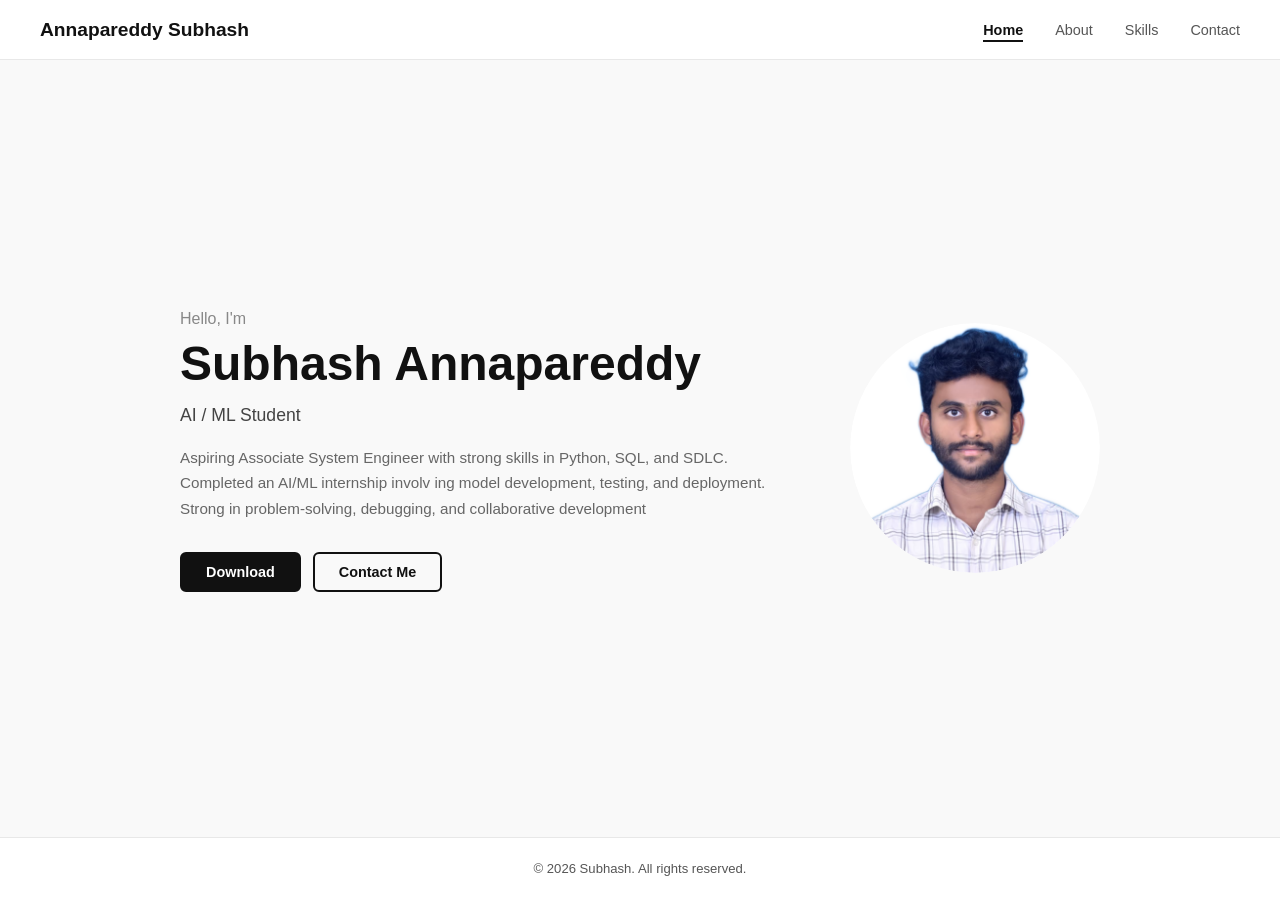
<file: index.html>
<!DOCTYPE html>
<html lang="en">
<head>
  <meta charset="UTF-8" />
  <meta name="viewport" content="width=device-width, initial-scale=1.0"/>
  <title>Subhash Portfolio</title>
  <link rel="stylesheet" href="./style.css" />
</head>
<body>

  <nav>
    <div class="nav-logo">Annapareddy Subhash</div>
    <ul class="nav-links">
      <li><a href="index.html" class="active">Home</a></li>
      <li><a href="about.html">About</a></li>
      <li><a href="skills.html">Skills</a></li>
      <li><a href="contact.html">Contact</a></li>
    </ul>
    <div class="hamburger" onclick="toggleMenu()">
      <span></span><span></span><span></span>
    </div>
  </nav>

  <!-- HERO -->
  <section class="hero">
    <div class="hero-content">
      <p class="hero-greeting">Hello, I'm</p>
      <h1 class="hero-name">Subhash Annapareddy</h1>
      <p class="hero-role">AI / ML Student </p>
      <p class="hero-desc">
      Aspiring Associate System Engineer with strong skills in Python, SQL, and SDLC. <br> Completed an AI/ML internship involv
      ing model development, testing, and deployment.<br> Strong in problem-solving, debugging, and collaborative development
      </p>
      <div class="hero-btns">
        <a download="" href= "./image/SubhashResume.pdf" class="btn btn-dark">Download</a>
        <a href="contact.html" class="btn btn-outline">Contact Me</a>
      </div>
    </div>
    <div class="avatar">
    <img src="./image/profile-pic (1).png" alt="Subhash" class="circle-img">
    </div>
  </section>

  <!-- FOOTER -->
  <footer>
    <p>&copy; 2026 Subhash. All rights reserved.</p>
  </footer>

  <script src="./script.js"></script>
</body>
</html>
</file>
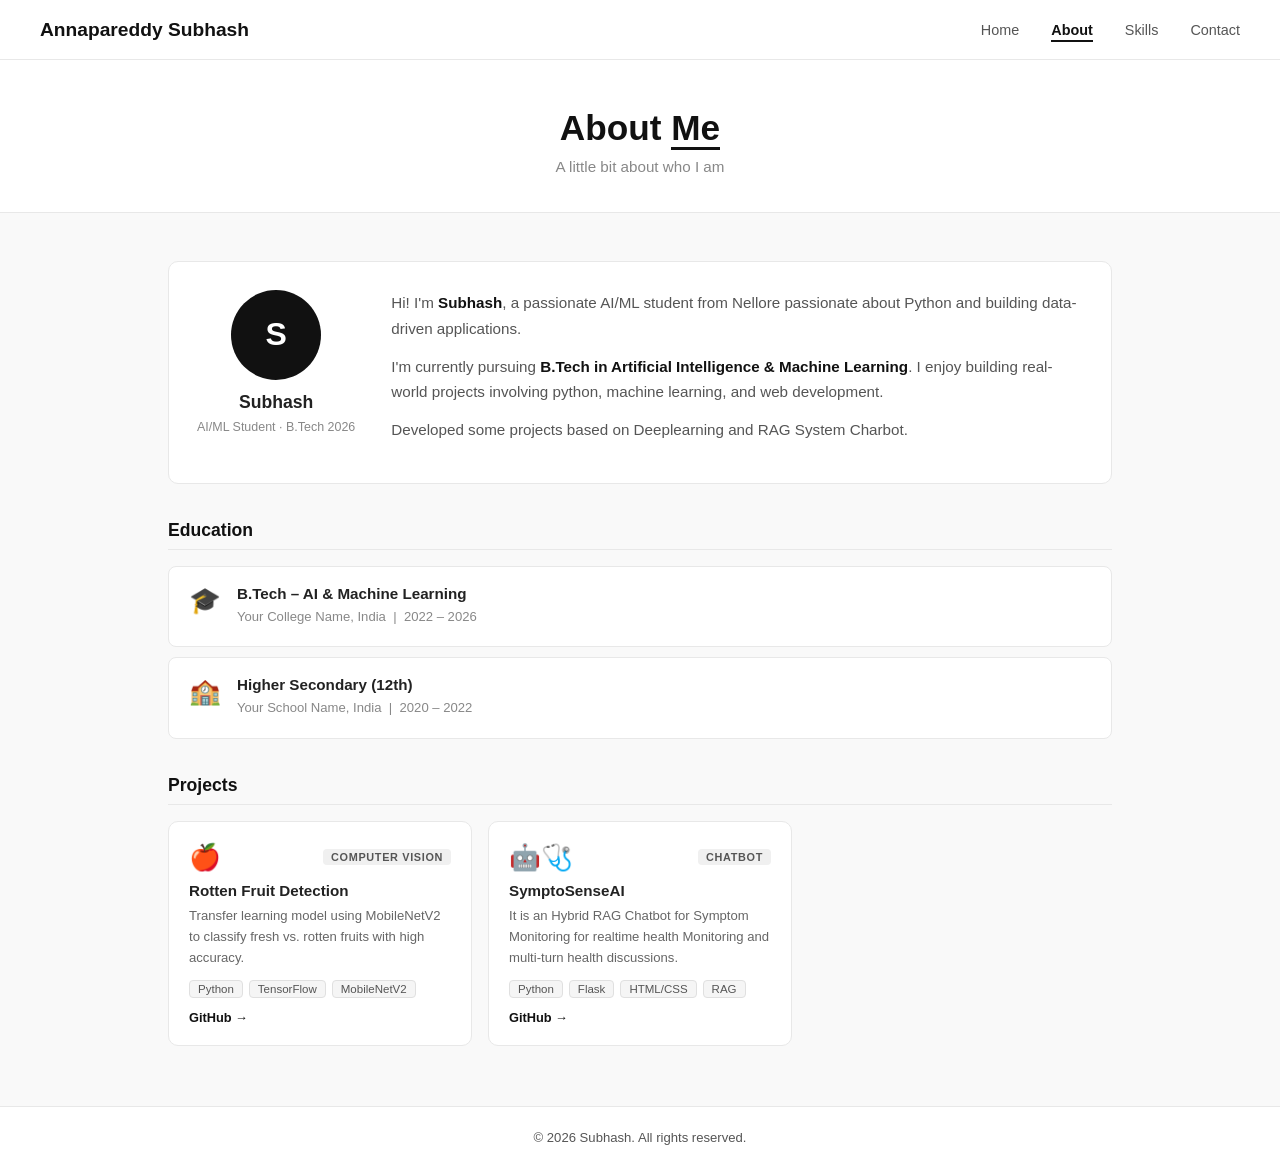
<file: about.html>
<!DOCTYPE html>
<html lang="en">
<head>
  <meta charset="UTF-8" />
  <meta name="viewport" content="width=device-width, initial-scale=1.0"/>
  <title>Subhash | About</title>
  <link rel="stylesheet" href="./style.css" />
</head>
<body>

  <!-- NAVBAR -->
  <nav>
    <div class="nav-logo">Annapareddy Subhash</div>
    <ul class="nav-links">
      <li><a href="index.html">Home</a></li>
      <li><a href="about.html" class="active">About</a></li>
      <li><a href="skills.html">Skills</a></li>
      <li><a href="contact.html">Contact</a></li>
    </ul>
    <div class="hamburger" onclick="toggleMenu()">
      <span></span><span></span><span></span>
    </div>
  </nav>


  <div class="page-header">
    <h1>About <span>Me</span></h1>
    <p>A little bit about who I am</p>
  </div>

  
  <section class="page-section">

    <div class="about-card">
      <div class="about-left">
        <div class="avatar-md">S</div>
        <h2>Subhash</h2>
        <p class="about-tag">AI/ML Student · B.Tech 2026</p>
      </div>
      <div class="about-right">
        <p>Hi! I'm <strong>Subhash</strong>, a passionate AI/ML student from Nellore passionate about Python and building data-driven applications.</p>
        <p>I'm currently pursuing <strong>B.Tech in Artificial Intelligence &amp; Machine Learning</strong>. I enjoy building real-world projects involving python, machine learning, and web development.</p>
        <p>Developed some projects based on Deeplearning and RAG System Charbot.
        </p>
      </div>
    </div>

    <!-- EDUCATION -->
    <h2 class="section-heading">Education</h2>

    <div class="edu-item">
      <div class="edu-icon">🎓</div>
      <div>
        <h3>B.Tech – AI &amp; Machine Learning</h3>
        <p>Your College Name, India &nbsp;|&nbsp; 2022 – 2026</p>
      </div>
    </div>

    <div class="edu-item">
      <div class="edu-icon">🏫</div>
      <div>
        <h3>Higher Secondary (12th)</h3>
        <p>Your School Name, India &nbsp;|&nbsp; 2020 – 2022</p>
      </div>
    </div>

    <!-- PROJECTS -->
    <h2 class="section-heading">Projects</h2>

    <div class="projects-grid">

      <div class="project-card">
        <div class="project-top">
          <span class="project-emoji">🍎</span>
          <span class="project-badge">Computer Vision</span>
        </div>
        <h3>Rotten Fruit Detection</h3>
        <p>Transfer learning model using MobileNetV2 to classify fresh vs. rotten fruits with high accuracy.</p>
        <div class="project-tags">
          <span>Python</span><span>TensorFlow</span><span>MobileNetV2</span>
        </div>
        <div class="project-links">
          <a href="https://github.com/Subhash1535/Rotten-Vegetables-and-fruits-Classification">GitHub →</a>
          <!-- <a href="#">Demo →</a> -->
        </div>
      </div>

      <div class="project-card">
        <div class="project-top">
          <span class="project-emoji">🤖🩺</span>
          <span class="project-badge">Chatbot</span>
        </div>
        <h3>SymptoSenseAI</h3>
        <p>It is an Hybrid RAG Chatbot for Symptom Monitoring for realtime health Monitoring and multi-turn health discussions.</p>
        <div class="project-tags">
          <span>Python</span><span>Flask</span><span>HTML/CSS</span><span>RAG</span>
        </div>
        <div class="project-links">
          <a href="#">GitHub →</a>
        </div>
      </div>

      <!--<div class="project-card">
        <div class="project-top">
          <span class="project-emoji">📊</span>
          <span class="project-badge">Data Analysis</span>
        </div>
        <h3>Data Analysis with Python</h3>
        <p>EDA project using Pandas and Matplotlib to uncover insights from real-world datasets.</p>
        <div class="project-tags">
          <span>Pandas</span><span>Matplotlib</span><span>Seaborn</span>
        </div>
        <div class="project-links">
          <a href="#">GitHub →</a>
          <a href="#">Notebook →</a>
        </div>
      </div> -->

    </div>

  </section>

  <!-- FOOTER -->
  <footer>
    <p>&copy; 2026 Subhash. All rights reserved.</p>
  </footer>

  <script src="./script.js"></script>
</body>
</html>
</file>
<file: style.css>
* {
  margin: 0;
  padding: 0;
  box-sizing: border-box;
}

body {
  font-family: 'Segoe UI', Arial, sans-serif;
  background-color: #f9f9f9;
  color: #222;
  min-height: 100vh;
  display: flex;
  flex-direction: column;
}

a {
  text-decoration: none;
  color: inherit;
}

p {
  line-height: 1.7;
  color: #555;
}
nav {
  background-color: #fff;
  border-bottom: 1px solid #e8e8e8;
  padding: 0 40px;
  height: 60px;
  display: flex;
  align-items: center;
  justify-content: space-between;
  position: sticky;
  top: 0;
  z-index: 100;
}

.nav-logo {
  font-size: 1.2rem;
  font-weight: 700;
  color: #111;
}

.nav-links {
  list-style: none;
  display: flex;
  gap: 32px;
}

.nav-links a {
  font-size: 0.9rem;
  color: #555;
  transition: color 0.2s;
}

.nav-links a:hover,
.nav-links a.active {
  color: #111;
  font-weight: 600;
}

.nav-links a.active {
  border-bottom: 2px solid #111;
  padding-bottom: 2px;
}

.hamburger {
  display: none;
  flex-direction: column;
  gap: 5px;
  cursor: pointer;
}

.hamburger span {
  display: block;
  width: 22px;
  height: 2px;
  background: #333;
  border-radius: 2px;
  transition: all 0.3s;
}

.hero {
  flex: 1;
  display: flex;
  align-items: center;
  justify-content: center;
  gap: 60px;
  padding: 60px 40px;
  max-width: 1000px;
  margin: 0 auto;
  width: 100%;
}

.hero-content { flex: 1; }

.hero-greeting {
  font-size: 1rem;
  color: #888;
  margin-bottom: 6px;
}

.hero-name {
  font-size: 3rem;
  font-weight: 700;
  color: #111;
  line-height: 1.1;
  margin-bottom: 10px;
}

.hero-role {
  font-size: 1.1rem;
  color: #444;
  margin-bottom: 14px;
  font-weight: 500;
}

.hero-desc {
  font-size: 0.95rem;
  color: #666;
  line-height: 1.7;
  margin-bottom: 30px;
}

.hero-btns {
  display: flex;
  gap: 12px;
  flex-wrap: wrap;
}

.avatar {
  width: 180px;
  height: 180px;
  border-radius: 50%;
  background-color: #111;
  color: #fff;
  font-size: 4rem;
  font-weight: 700;
  display: flex;
  align-items: center;
  justify-content: center;
}

.avatar {
  width: 250px;
  height: 250px;
  border-radius: 50%;
  overflow: hidden;        /* clips image into circle */
  background-color: transparent;
}

.avatar img {
  width: 100%;
  height: 100%;
  object-fit: cover;       /* fills circle without stretching */
  border-radius: 50%;
}

.btn {
  display: inline-block;
  padding: 10px 24px;
  border-radius: 6px;
  font-size: 0.9rem;
  font-weight: 600;
  cursor: pointer;
  transition: all 0.2s;
  border: 2px solid #111;
}

.btn-dark {
  background-color: #111;
  color: #fff;
}

.btn-dark:hover {
  background-color: #333;
  border-color: #333;
}

.btn-outline {
  background-color: transparent;
  color: #111;
}

.btn-outline:hover {
  background-color: #111;
  color: #fff;
}

.page-header {
  background-color: #fff;
  border-bottom: 1px solid #e8e8e8;
  padding: 48px 40px 32px;
  text-align: center;
}

.page-header h1 {
  font-size: 2.2rem;
  font-weight: 700;
  color: #111;
}

.page-header h1 span {
  border-bottom: 3px solid #111;
}

.page-header p {
  font-size: 0.95rem;
  color: #888;
  margin-top: 6px;
}

.page-section {
  max-width: 80%;
  margin: 0 auto;
  padding: 48px 40px 60px;
  width: 100%;
  flex: 1;
}

.section-heading {
  font-size: 1.1rem;
  font-weight: 700;
  color: #111;
  margin: 36px 0 16px;
  padding-bottom: 8px;
  border-bottom: 1px solid #e8e8e8;
}


.about-card {
  display: flex;
  gap: 36px;
  align-items: flex-start;
  background: #fff;
  border: 1px solid #e8e8e8;
  border-radius: 10px;
  padding: 28px;
}

.about-left { text-align: center; flex-shrink: 0; }

.avatar-md {
  width: 90px;
  height: 90px;
  border-radius: 50%;
  background-color: #111;
  color: #fff;
  font-size: 2rem;
  font-weight: 700;
  display: flex;
  align-items: center;
  justify-content: center;
  margin: 0 auto 12px;
}

.about-left h2 { font-size: 1.1rem; font-weight: 700; }
.about-tag { font-size: 0.78rem; color: #888; margin-top: 4px; }

.about-right p { margin-bottom: 12px; font-size: 0.95rem; }
.about-right p strong { color: #111; }

.edu-item {
  display: flex;
  gap: 16px;
  align-items: flex-start;
  background: #fff;
  border: 1px solid #e8e8e8;
  border-radius: 8px;
  padding: 18px 20px;
  margin-bottom: 10px;
}

.edu-icon { font-size: 1.6rem; flex-shrink: 0; }
.edu-item h3 { font-size: 0.95rem; font-weight: 600; margin-bottom: 4px; }
.edu-item p { font-size: 0.82rem; color: #888; }

.projects-grid {
  display: grid;
  grid-template-columns: repeat(auto-fill, minmax(240px, 1fr));
  gap: 16px;
}

.project-card {
  background: #fff;
  border: 1px solid #e8e8e8;
  border-radius: 10px;
  padding: 20px;
  transition: box-shadow 0.2s;
}

.project-card:hover { box-shadow: 0 4px 16px rgba(0,0,0,0.08); }

.project-top {
  display: flex;
  align-items: center;
  justify-content: space-between;
  margin-bottom: 10px;
}

.project-emoji { font-size: 1.6rem; }

.project-badge {
  font-size: 0.68rem;
  font-weight: 600;
  text-transform: uppercase;
  letter-spacing: 0.06em;
  background: #f0f0f0;
  color: #555;
  padding: 2px 8px;
  border-radius: 4px;
}

.project-card h3 { font-size: 0.95rem; font-weight: 700; margin-bottom: 6px; }
.project-card p { font-size: 0.82rem; color: #666; margin-bottom: 12px; line-height: 1.6; }

.project-tags {
  display: flex;
  flex-wrap: wrap;
  gap: 6px;
  margin-bottom: 12px;
}

.project-tags span {
  font-size: 0.72rem;
  background: #f5f5f5;
  color: #555;
  padding: 2px 8px;
  border-radius: 4px;
  border: 1px solid #e0e0e0;
}

.project-links { display: flex; gap: 12px; }

.project-links a { font-size: 0.8rem; font-weight: 600; color: #111; }
.project-links a:hover { text-decoration: underline; }

.skill-cards {
  display: grid;
  grid-template-columns: repeat(auto-fill, minmax(200px, 1fr));
  gap: 12px;
  margin-bottom: 8px;
}

.skill-card {
  background: #fff;
  border: 1px solid #e0e0e0;
  border-radius: 8px;
  padding: 18px 14px;
  display: flex;
  flex-direction: column;
  align-items: center;
  gap: 20px;
  text-align: center;
  transition: border-color 0.2s, box-shadow 0.2s;
  cursor: default;
}

.skill-card:hover {
  border-color: #111;
  box-shadow: 0 2px 10px rgba(0,0,0,0.07);
}

.skill-card-icon { font-size: 1.8rem; line-height: 1; }

.skill-card-name { font-size: 0.85rem; font-weight: 600; color: #222; }

.contact-wrap {
  display: grid;
  grid-template-columns: 1fr 1.2fr;
  gap: 48px;
  align-items: flex-start;
}

.contact-info h2,
.contact-form h2 {
  font-size: 1.2rem;
  font-weight: 700;
  margin-bottom: 14px;
}

.contact-info > p {
  font-size: 0.9rem;
  color: #666;
  margin-bottom: 24px;
  line-height: 1.7;
}

.info-item {
  display: flex;
  align-items: flex-start;
  gap: 14px;
  margin-bottom: 18px;
}

.info-icon { font-size: 1.3rem; margin-top: 2px; }

.info-label {
  font-size: 0.72rem;
  text-transform: uppercase;
  letter-spacing: 0.08em;
  color: #999;
  margin-bottom: 2px;
}

.info-item a,
.info-item p:last-child { font-size: 0.88rem; color: #333; }
.info-item a:hover { text-decoration: underline; }

.contact-form label {
  display: block;
  font-size: 0.82rem;
  font-weight: 600;
  color: #333;
  margin-bottom: 5px;
  margin-top: 16px;
}

.contact-form label:first-of-type { margin-top: 0; }

.contact-form input,
.contact-form textarea {
  width: 100%;
  padding: 10px 14px;
  border: 1px solid #ddd;
  border-radius: 6px;
  font-size: 0.9rem;
  font-family: inherit;
  color: #333;
  background: #fff;
  outline: none;
  transition: border-color 0.2s;
}

.contact-form input:focus,
.contact-form textarea:focus { border-color: #111; }

.contact-form textarea { height: 120px; resize: none; }

.contact-form .btn { margin-top: 18px; width: 100%; text-align: center; }

.form-msg { font-size: 0.85rem; margin-top: 10px; display: none; }

footer {
  text-align: center;
  padding: 20px;
  border-top: 1px solid #e8e8e8;
  background: #fff;
  font-size: 0.82rem;
  color: #aaa;
  margin-top: auto;
}

@media (max-width: 700px) {
  nav { padding: 0 20px; }

  .nav-links {
    display: none;
    flex-direction: column;
    gap: 0;
    position: absolute;
    top: 60px; left: 0; right: 0;
    background: #fff;
    border-bottom: 1px solid #e8e8e8;
  }

  .nav-links.open { display: flex; }

  .nav-links li a {
    display: block;
    padding: 14px 20px;
    border-bottom: 1px solid #f0f0f0;
  }

  .hamburger { display: flex; }

  .hero {
    flex-direction: column-reverse;
    text-align: center;
    padding: 40px 20px;
    gap: 30px;
  }

  .hero-btns { justify-content: center; }

  .avatar { width: 120px; height: 120px; font-size: 2.8rem; }
  .hero-name { font-size: 2.2rem; }

  .page-header { padding: 36px 20px 24px; }
  .page-section { padding: 32px 20px 48px; }

  .about-card { flex-direction: column; align-items: center; text-align: center; }

  .skill-cards { grid-template-columns: repeat(auto-fill, minmax(120px, 1fr)); }

  .contact-wrap { grid-template-columns: 1fr; gap: 32px; }
  .projects-grid { grid-template-columns: 1fr; }
}
</file>
